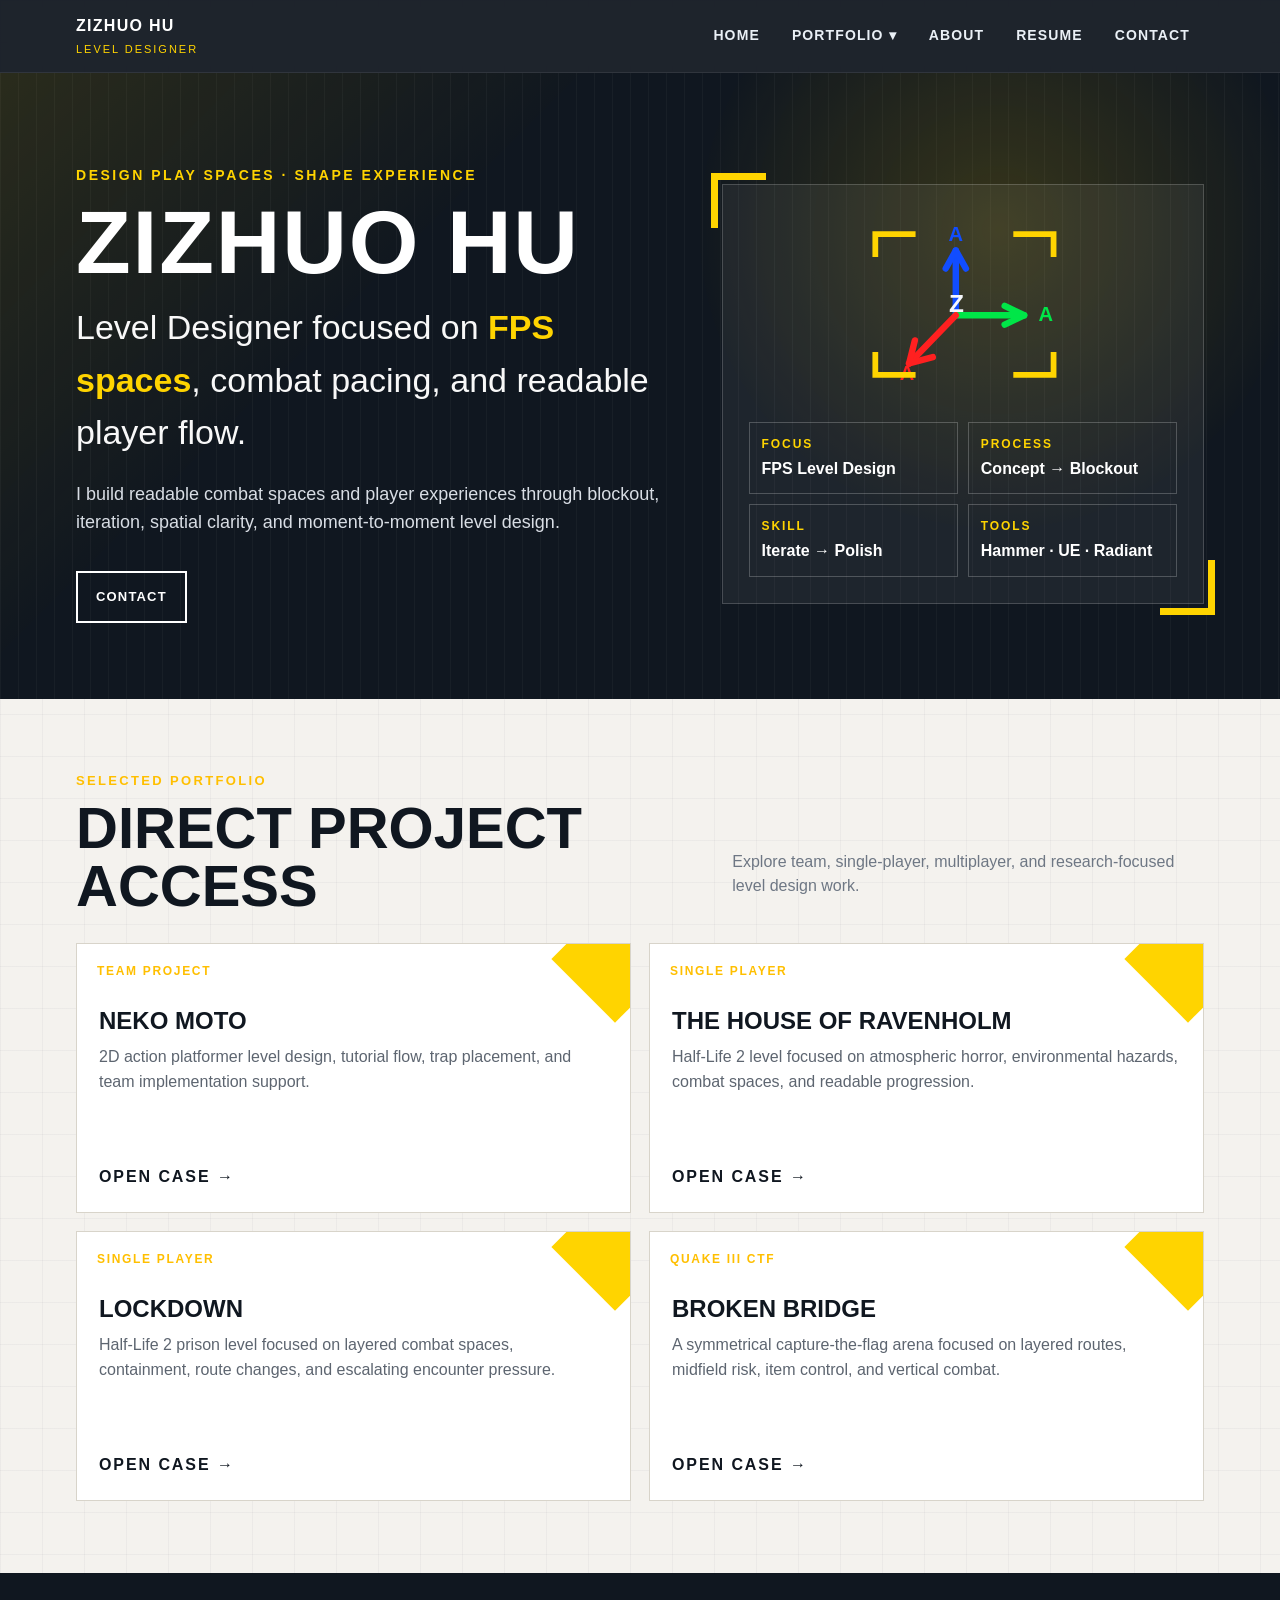
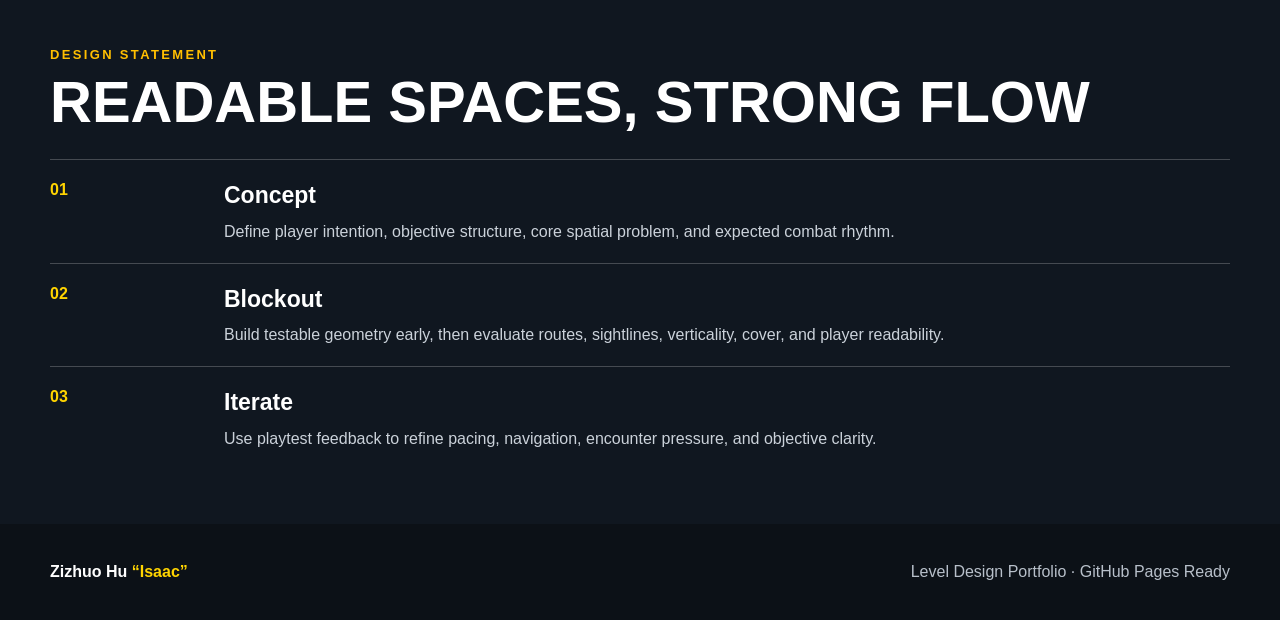
<file: index.html>
<!doctype html>
<html lang="en">
<head>
  <meta charset="utf-8">
  <meta name="viewport" content="width=device-width, initial-scale=1">
  <title>Zizhuo Hu | Level Designer Portfolio</title>
  <link rel="stylesheet" href="style.css">
</head>
<body>
<header class="topbar">
  <nav class="nav">
    <a class="brand" href="index.html"><span>Zizhuo Hu<small>Level Designer</small></span></a>
    <button class="mobile-toggle" aria-label="Toggle navigation">MENU</button>
    <div class="nav-links">
      <a href="index.html">Home</a>
      <div class="dropdown">
        <button class="drop-trigger">Portfolio ▾</button>
        <div class="drop-menu">
          <a href="projects/team-project.html">Neko Moto</a>
          <a href="projects/single-player.html">The House of Ravenholm</a>
          <a href="projects/lockdown.html">Lockdown</a>
          <a href="projects/multiplayer.html">Broken Bridge</a>
        </div>
      </div>
      <a href="about.html">About</a>
      <a href="resume.html">Resume</a>
      <a href="contact.html">Contact</a>
    </div>
  </nav>
</header>
<main>
  <section class="hero">
    <div class="hero-inner">
      <div>
        <div class="kicker">Design Play Spaces · Shape Experience</div>
        <h1>Zizhuo Hu</h1>
        <p class="subtitle">Level Designer focused on <strong>FPS spaces</strong>, combat pacing, and readable player flow.</p>
        <p class="lede">I build readable combat spaces and player experiences through blockout, iteration, spatial clarity, and moment-to-moment level design.</p>
        <div class="hero-actions">
          <a class="btn ghost" href="contact.html">Contact</a>
        </div>
      </div>
      <div class="hero-card">
        <img class="axis" src="assets/axis-mark.svg" alt="Level design axis mark">
        <div class="tag-grid">
          <div class="tag"><span>Focus</span>FPS Level Design</div>
          <div class="tag"><span>Process</span>Concept → Blockout</div>
          <div class="tag"><span>Skill</span>Iterate → Polish</div>
          <div class="tag"><span>Tools</span>Hammer · UE · Radiant</div>
        </div>
      </div>
    </div>
  </section>

  <section class="section">
    <div class="section-head">
      <div><div class="section-label">Selected Portfolio</div><h2>Direct Project Access</h2></div>
      <p class="section-intro">Explore team, single-player, multiplayer, and research-focused level design work.</p>
    </div>
    <div class="work-grid">
      <article class="work-card"><div class="project-type">Team Project</div><h3>Neko Moto</h3><p>2D action platformer level design, tutorial flow, trap placement, and team implementation support.</p><a href="projects/team-project.html">Open Case →</a></article>
      <article class="work-card"><div class="project-type">Single Player</div><h3>The House of Ravenholm</h3><p>Half-Life 2 level focused on atmospheric horror, environmental hazards, combat spaces, and readable progression.</p><a href="projects/single-player.html">Open Case →</a></article>
      <article class="work-card"><div class="project-type">Single Player</div><h3>Lockdown</h3><p>Half-Life 2 prison level focused on layered combat spaces, containment, route changes, and escalating encounter pressure.</p><a href="projects/lockdown.html">Open Case →</a></article>
      <article class="work-card"><div class="project-type">Quake III CTF</div><h3>Broken Bridge</h3><p>A symmetrical capture-the-flag arena focused on layered routes, midfield risk, item control, and vertical combat.</p><a href="projects/multiplayer.html">Open Case →</a></article>
    </div>
  </section>

  <section class="section dark"><div class="section-inner">
    <div class="section-head"><div><div class="section-label">Design Statement</div><h2>Readable Spaces, Strong Flow</h2></div></div>
    <div class="timeline">
      <div class="time-row"><div class="date">01</div><div><h3>Concept</h3><p>Define player intention, objective structure, core spatial problem, and expected combat rhythm.</p></div></div>
      <div class="time-row"><div class="date">02</div><div><h3>Blockout</h3><p>Build testable geometry early, then evaluate routes, sightlines, verticality, cover, and player readability.</p></div></div>
      <div class="time-row"><div class="date">03</div><div><h3>Iterate</h3><p>Use playtest feedback to refine pacing, navigation, encounter pressure, and objective clarity.</p></div></div>
    </div>
  </div></section>
</main>
<footer class="footer"><div class="footer-inner"><strong>Zizhuo Hu <span>“Isaac”</span></strong><div>Level Design Portfolio · GitHub Pages Ready</div></div></footer>
<script src="script.js"></script>
</body></html>
</file>
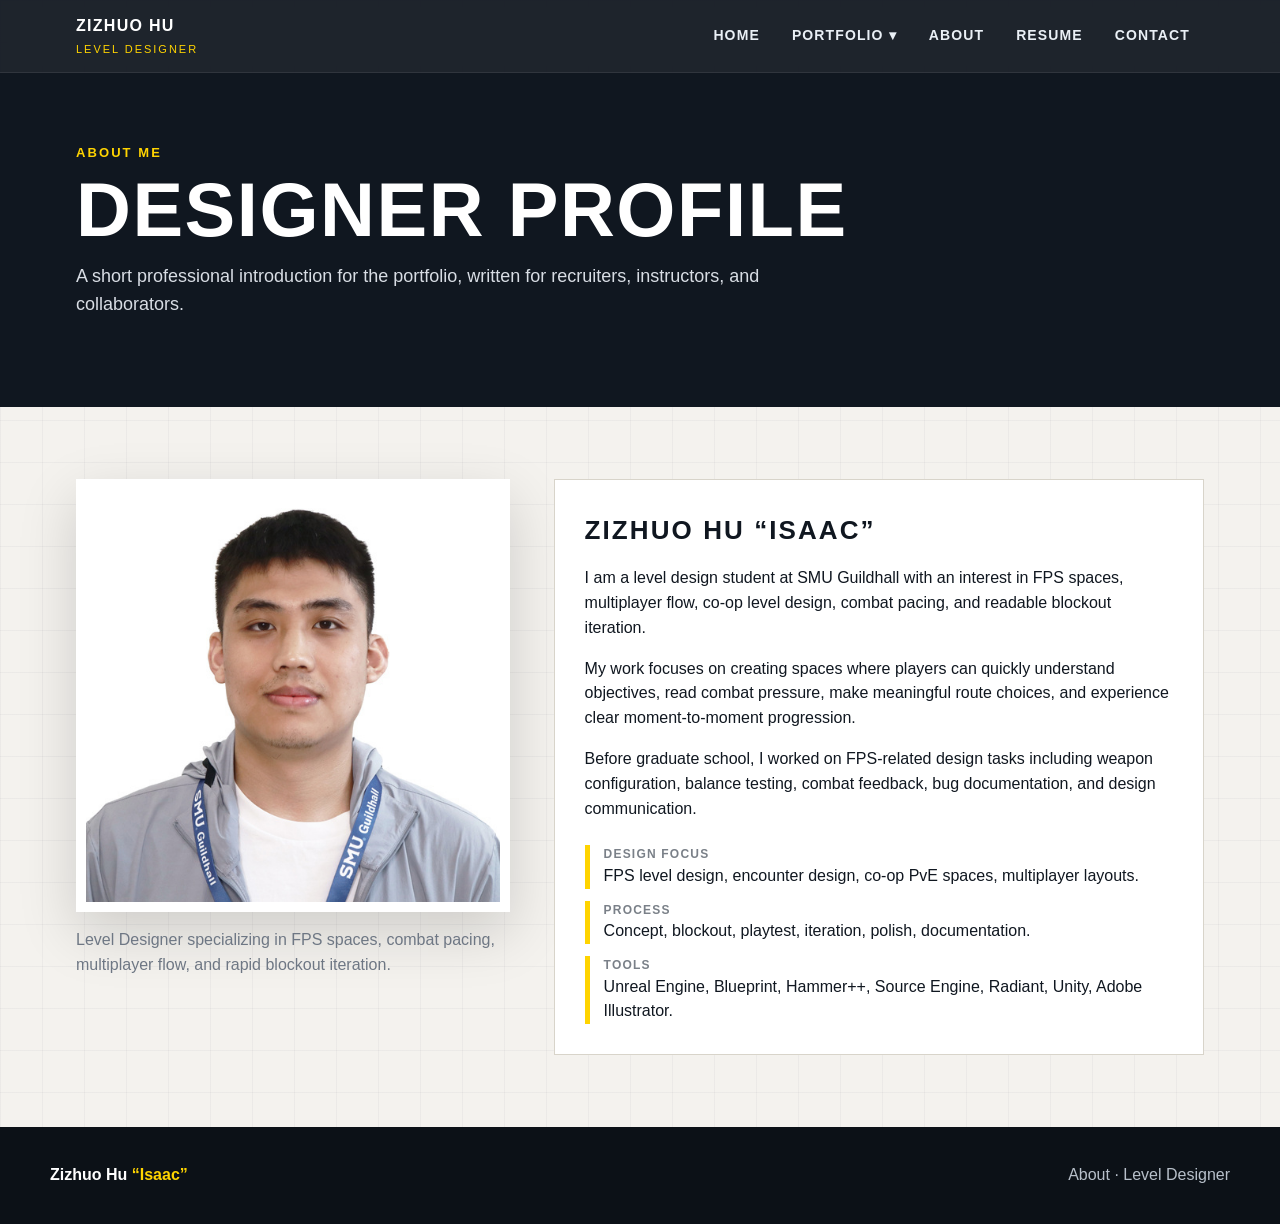
<file: about.html>
<!doctype html><html lang="en"><head><meta charset="utf-8"><meta name="viewport" content="width=device-width, initial-scale=1"><title>About | Zizhuo Hu</title><link rel="stylesheet" href="style.css"></head><body>
<header class="topbar">
  <nav class="nav">
    <a class="brand" href="index.html"><span>Zizhuo Hu<small>Level Designer</small></span></a>
    <button class="mobile-toggle" aria-label="Toggle navigation">MENU</button>
    <div class="nav-links">
      <a href="index.html">Home</a>
      <div class="dropdown">
        <button class="drop-trigger">Portfolio ▾</button>
        <div class="drop-menu">
          <a href="projects/team-project.html">Neko Moto</a>
          <a href="projects/single-player.html">The House of Ravenholm</a>
          <a href="projects/lockdown.html">Lockdown</a>
          <a href="projects/multiplayer.html">Broken Bridge</a>
        </div>
      </div>
      <a href="about.html">About</a>
      <a href="resume.html">Resume</a>
      <a href="contact.html">Contact</a>
    </div>
  </nav>
</header>
<main>
<section class="page-hero"><div class="page-hero-inner"><div class="crumb">About Me</div><h1>Designer Profile</h1><p class="lede">A short professional introduction for the portfolio, written for recruiters, instructors, and collaborators.</p></div></section>
<section class="section">
  <div class="split">
    <div><img class="profile-img" src="assets/resume/zizhuo-hu-profile.jpg" alt="Portrait of Zizhuo Hu"><p class="section-intro">Level Designer specializing in FPS spaces, combat pacing, multiplayer flow, and rapid blockout iteration.</p></div>
    <div class="info-panel">
      <h3>Zizhuo Hu “Isaac”</h3>
      <p>I am a level design student at SMU Guildhall with an interest in FPS spaces, multiplayer flow, co-op level design, combat pacing, and readable blockout iteration.</p>
      <p>My work focuses on creating spaces where players can quickly understand objectives, read combat pressure, make meaningful route choices, and experience clear moment-to-moment progression.</p>
      <p>Before graduate school, I worked on FPS-related design tasks including weapon configuration, balance testing, combat feedback, bug documentation, and design communication.</p>
      <div class="info-list">
        <div><strong>Design Focus</strong>FPS level design, encounter design, co-op PvE spaces, multiplayer layouts.</div>
        <div><strong>Process</strong>Concept, blockout, playtest, iteration, polish, documentation.</div>
        <div><strong>Tools</strong>Unreal Engine, Blueprint, Hammer++, Source Engine, Radiant, Unity, Adobe Illustrator.</div>
      </div>
    </div>
  </div>
</section>
</main><footer class="footer"><div class="footer-inner"><strong>Zizhuo Hu <span>“Isaac”</span></strong><div>About · Level Designer</div></div></footer><script src="script.js"></script></body></html>
</file>
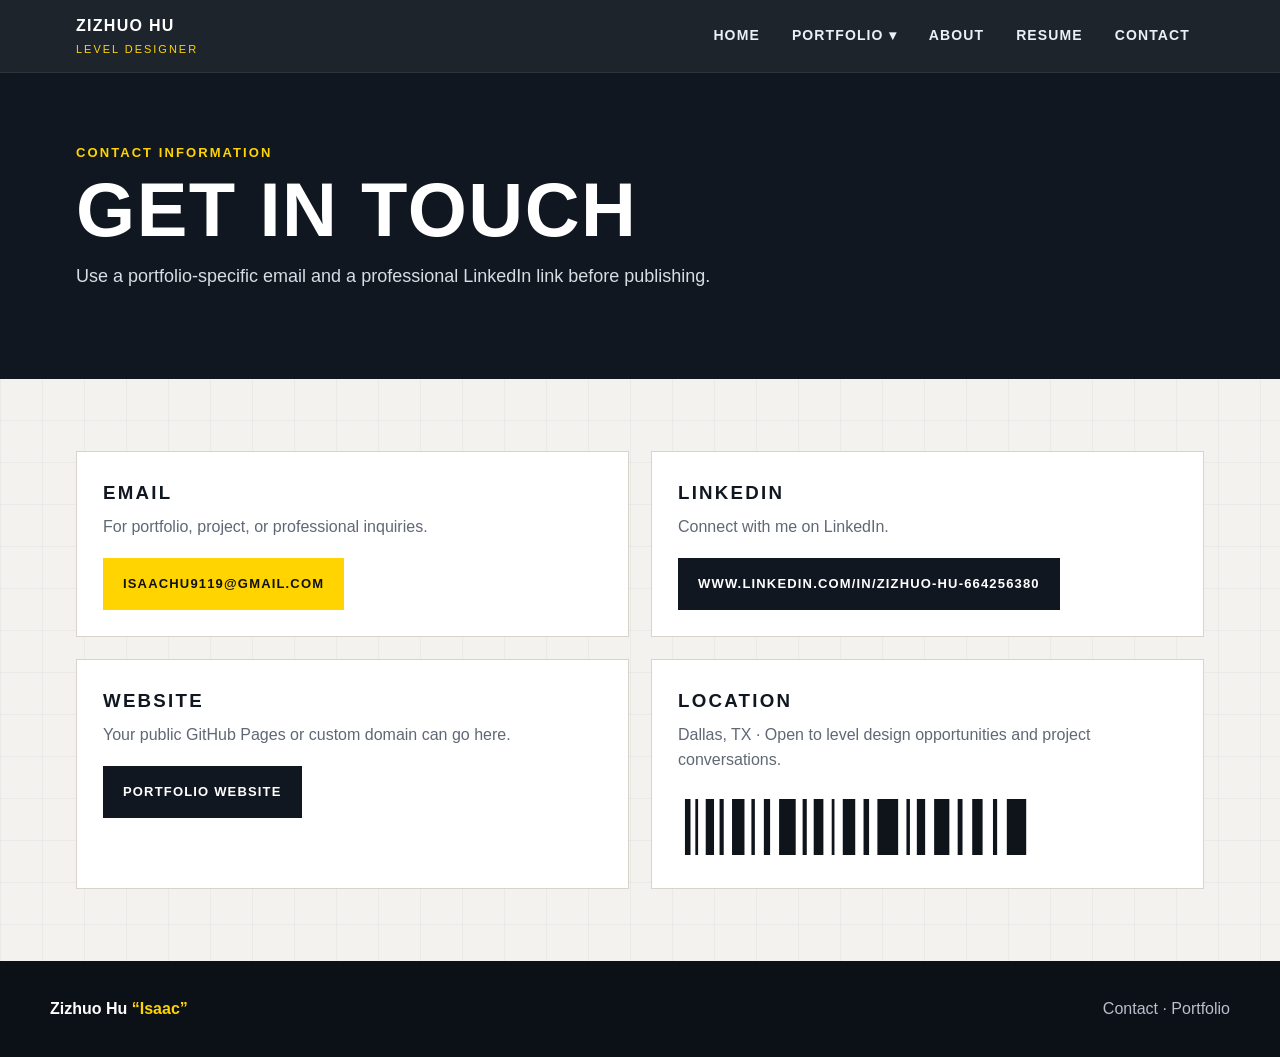
<file: contact.html>
<!doctype html><html lang="en"><head><meta charset="utf-8"><meta name="viewport" content="width=device-width, initial-scale=1"><title>Contact | Zizhuo Hu</title><link rel="stylesheet" href="style.css"></head><body>
<header class="topbar">
  <nav class="nav">
    <a class="brand" href="index.html"><span>Zizhuo Hu<small>Level Designer</small></span></a>
    <button class="mobile-toggle" aria-label="Toggle navigation">MENU</button>
    <div class="nav-links">
      <a href="index.html">Home</a>
      <div class="dropdown">
        <button class="drop-trigger">Portfolio ▾</button>
        <div class="drop-menu">
          <a href="projects/team-project.html">Neko Moto</a>
          <a href="projects/single-player.html">The House of Ravenholm</a>
          <a href="projects/lockdown.html">Lockdown</a>
          <a href="projects/multiplayer.html">Broken Bridge</a>
        </div>
      </div>
      <a href="about.html">About</a>
      <a href="resume.html">Resume</a>
      <a href="contact.html">Contact</a>
    </div>
  </nav>
</header>
<main>
<section class="page-hero"><div class="page-hero-inner"><div class="crumb">Contact Information</div><h1>Get In Touch</h1><p class="lede">Use a portfolio-specific email and a professional LinkedIn link before publishing.</p></div></section>
<section class="section">
    <div class="contact-grid">
        <div class="contact-card">
            <h3>Email</h3>
            <p>For portfolio, project, or professional inquiries.</p>
            <a class="btn yellow" href="mailto:isaachu9119@gmail.com">isaachu9119@gmail.com</a>
        </div>

        <div class="contact-card">
            <h3>LinkedIn</h3>
            <p>Connect with me on LinkedIn.</p>
            <a class="btn" href="https://www.linkedin.com/in/zizhuo-hu-664256380" target="_blank">www.linkedin.com/in/zizhuo-hu-664256380</a>
        </div>
        <div class="contact-card"><h3>Website</h3><p>Your public GitHub Pages or custom domain can go here.</p><a class="btn" href="#">Portfolio Website</a></div>
        <div class="contact-card"><h3>Location</h3><p>Dallas, TX · Open to level design opportunities and project conversations.</p><img class="barcode" src="assets/barcode.svg" alt="Decorative barcode"></div>
    </div>
</section>
</main><footer class="footer"><div class="footer-inner"><strong>Zizhuo Hu <span>“Isaac”</span></strong><div>Contact · Portfolio</div></div></footer><script src="script.js"></script></body></html>
</file>
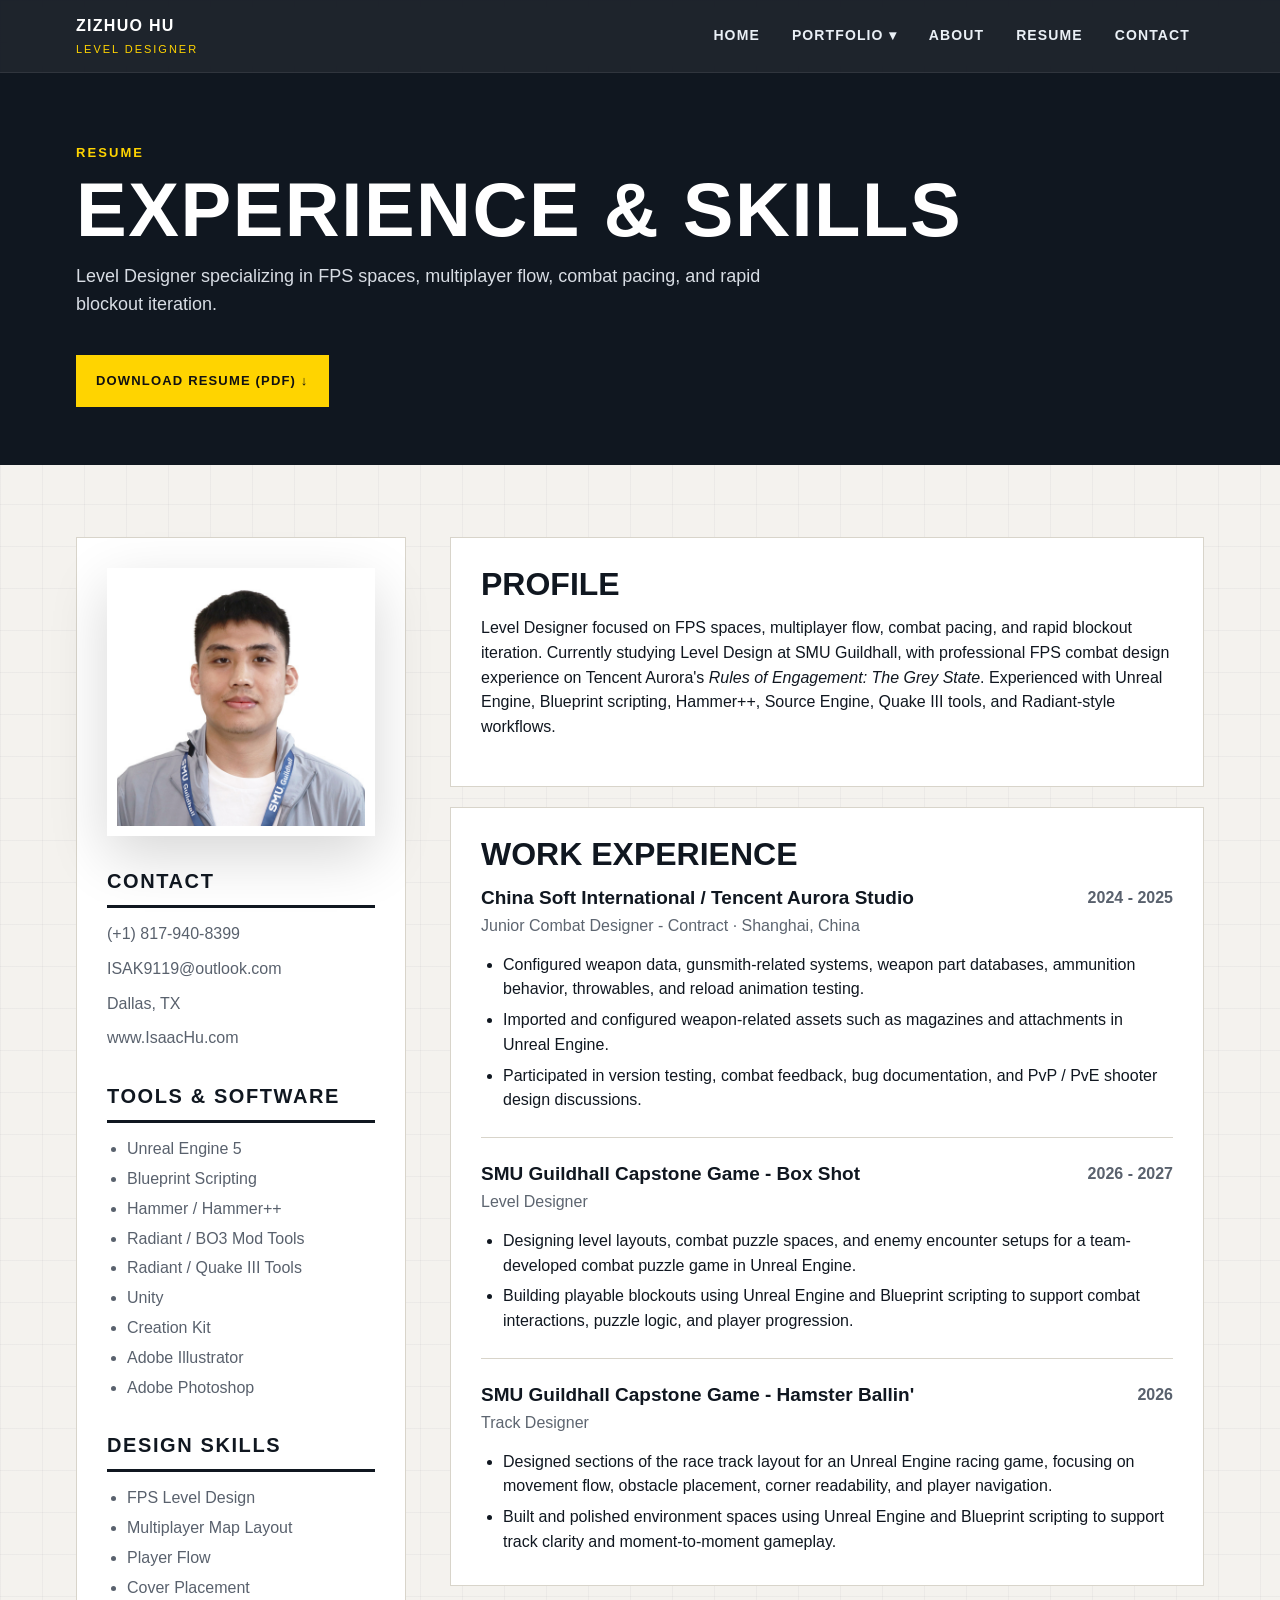
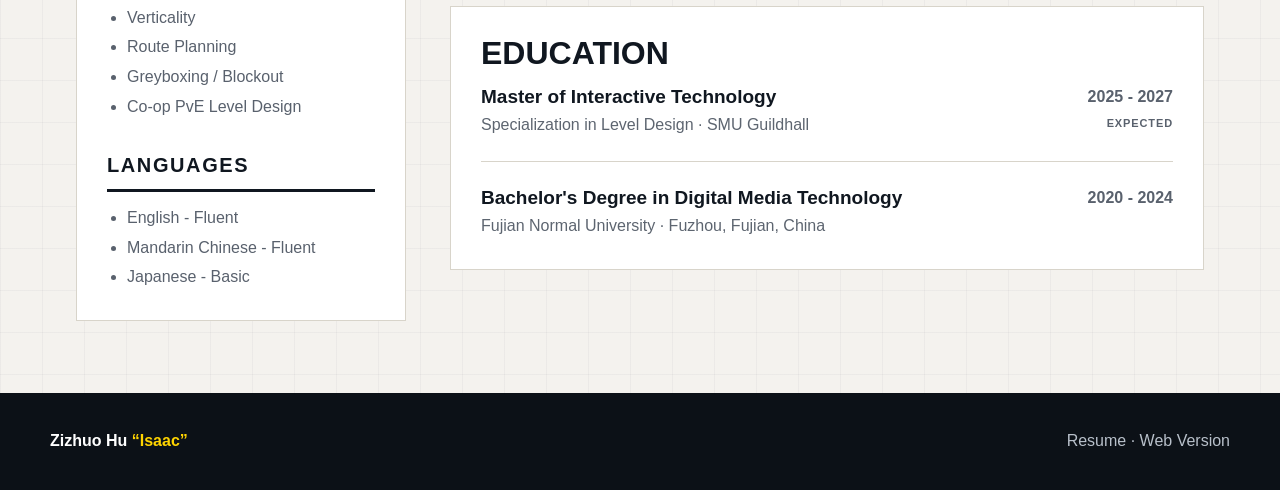
<file: resume.html>
<!doctype html>
<html lang="en">
<head>
  <meta charset="utf-8">
  <meta name="viewport" content="width=device-width, initial-scale=1">
  <meta name="description" content="Resume of Zizhuo Hu, a level designer focused on FPS spaces, combat pacing, and multiplayer flow.">
  <title>Resume | Zizhuo Hu</title>
  <link rel="stylesheet" href="style.css">
</head>
<body>
<header class="topbar">
  <nav class="nav">
    <a class="brand" href="index.html"><span>Zizhuo Hu<small>Level Designer</small></span></a>
    <button class="mobile-toggle" aria-label="Toggle navigation">MENU</button>
    <div class="nav-links">
      <a href="index.html">Home</a>
      <div class="dropdown">
        <button class="drop-trigger">Portfolio ▾</button>
        <div class="drop-menu">
          <a href="projects/team-project.html">Neko Moto</a>
          <a href="projects/single-player.html">The House of Ravenholm</a>
          <a href="projects/lockdown.html">Lockdown</a>
          <a href="projects/multiplayer.html">Broken Bridge</a>
        </div>
      </div>
      <a href="about.html">About</a>
      <a href="resume.html">Resume</a>
      <a href="contact.html">Contact</a>
    </div>
  </nav>
</header>

<main>
  <section class="page-hero resume-hero">
    <div class="page-hero-inner">
      <div class="crumb">Resume</div>
      <h1>Experience &amp; Skills</h1>
      <p class="lede">Level Designer specializing in FPS spaces, multiplayer flow, combat pacing, and rapid blockout iteration.</p>
      <a class="btn yellow resume-download-btn" href="assets/resume/Zizhuo-Hu-Resume.pdf" download="Zizhuo-Hu-Resume.pdf">Download Resume (PDF) ↓</a>
    </div>
  </section>

  <section class="section">
    <div class="split resume-layout">
      <aside class="info-panel resume-sidebar">
        <img class="profile-img resume-photo" src="assets/resume/zizhuo-hu-profile.jpg" alt="Portrait of Zizhuo Hu">

        <h3>Contact</h3>
        <div class="resume-contact">
          <a href="tel:+18179408399">(+1) 817-940-8399</a>
          <a href="mailto:ISAK9119@outlook.com">ISAK9119@outlook.com</a>
          <span>Dallas, TX</span>
          <a href="https://www.isaachu.com">www.IsaacHu.com</a>
        </div>

        <h3>Tools &amp; Software</h3>
        <ul class="compact-list">
          <li>Unreal Engine 5</li>
          <li>Blueprint Scripting</li>
          <li>Hammer / Hammer++</li>
          <li>Radiant / BO3 Mod Tools</li>
          <li>Radiant / Quake III Tools</li>
          <li>Unity</li>
          <li>Creation Kit</li>
          <li>Adobe Illustrator</li>
          <li>Adobe Photoshop</li>
        </ul>

        <h3>Design Skills</h3>
        <ul class="compact-list">
          <li>FPS Level Design</li>
          <li>Multiplayer Map Layout</li>
          <li>Player Flow</li>
          <li>Cover Placement</li>
          <li>Verticality</li>
          <li>Route Planning</li>
          <li>Greyboxing / Blockout</li>
          <li>Co-op PvE Level Design</li>
        </ul>

        <h3>Languages</h3>
        <ul class="compact-list">
          <li>English - Fluent</li>
          <li>Mandarin Chinese - Fluent</li>
          <li>Japanese - Basic</li>
        </ul>
      </aside>

      <div>
        <div class="content-card">
          <h2>Profile</h2>
          <p>Level Designer focused on FPS spaces, multiplayer flow, combat pacing, and rapid blockout iteration. Currently studying Level Design at SMU Guildhall, with professional FPS combat design experience on Tencent Aurora's <em>Rules of Engagement: The Grey State</em>. Experienced with Unreal Engine, Blueprint scripting, Hammer++, Source Engine, Quake III tools, and Radiant-style workflows.</p>
        </div>

        <div class="content-card">
          <h2>Work Experience</h2>

          <article class="resume-entry">
            <div class="resume-entry-head">
              <div><h3>China Soft International / Tencent Aurora Studio</h3><p>Junior Combat Designer - Contract · Shanghai, China</p></div>
              <strong>2024 - 2025</strong>
            </div>
            <ul>
              <li>Configured weapon data, gunsmith-related systems, weapon part databases, ammunition behavior, throwables, and reload animation testing.</li>
              <li>Imported and configured weapon-related assets such as magazines and attachments in Unreal Engine.</li>
              <li>Participated in version testing, combat feedback, bug documentation, and PvP / PvE shooter design discussions.</li>
            </ul>
          </article>

          <article class="resume-entry">
            <div class="resume-entry-head">
              <div><h3>SMU Guildhall Capstone Game - Box Shot</h3><p>Level Designer</p></div>
              <strong>2026 - 2027</strong>
            </div>
            <ul>
              <li>Designing level layouts, combat puzzle spaces, and enemy encounter setups for a team-developed combat puzzle game in Unreal Engine.</li>
              <li>Building playable blockouts using Unreal Engine and Blueprint scripting to support combat interactions, puzzle logic, and player progression.</li>
            </ul>
          </article>

          <article class="resume-entry">
            <div class="resume-entry-head">
              <div><h3>SMU Guildhall Capstone Game - Hamster Ballin'</h3><p>Track Designer</p></div>
              <strong>2026</strong>
            </div>
            <ul>
              <li>Designed sections of the race track layout for an Unreal Engine racing game, focusing on movement flow, obstacle placement, corner readability, and player navigation.</li>
              <li>Built and polished environment spaces using Unreal Engine and Blueprint scripting to support track clarity and moment-to-moment gameplay.</li>
            </ul>
          </article>
        </div>

        <div class="content-card">
          <h2>Education</h2>
          <article class="resume-entry education-entry">
            <div class="resume-entry-head">
              <div><h3>Master of Interactive Technology</h3><p>Specialization in Level Design · SMU Guildhall</p></div>
              <strong>2025 - 2027<br><small>Expected</small></strong>
            </div>
          </article>
          <article class="resume-entry education-entry">
            <div class="resume-entry-head">
              <div><h3>Bachelor's Degree in Digital Media Technology</h3><p>Fujian Normal University · Fuzhou, Fujian, China</p></div>
              <strong>2020 - 2024</strong>
            </div>
          </article>
        </div>
      </div>
    </div>
  </section>
</main>

<footer class="footer"><div class="footer-inner"><strong>Zizhuo Hu <span>“Isaac”</span></strong><div>Resume · Web Version</div></div></footer>
<script src="script.js"></script>
</body>
</html>
</file>
<file: style.css>
:root{
  --ink:#101720;
  --ink-2:#202b39;
  --paper:#f4f2ee;
  --paper-2:#ffffff;
  --muted:#6e7784;
  --line:#d8d4ca;
  --yellow:#ffd400;
  --yellow-2:#ffbf00;
  --blue:#2f5cff;
  --red:#ff3030;
  --green:#00d24a;
  --max:1180px;
}
*{box-sizing:border-box}
html{scroll-behavior:smooth}
body{
  margin:0;
  color:var(--ink);
  background:
    linear-gradient(90deg,rgba(16,23,32,.035) 1px,transparent 1px) 0 0/42px 42px,
    linear-gradient(rgba(16,23,32,.035) 1px,transparent 1px) 0 0/42px 42px,
    var(--paper);
  font-family:Inter,Arial,Helvetica,sans-serif;
  line-height:1.55;
}
a{color:inherit;text-decoration:none}
img{max-width:100%;display:block}
.topbar{
  position:sticky;top:0;z-index:50;
  border-bottom:1px solid rgba(255,255,255,.08);
  background:rgba(16,23,32,.94);
  backdrop-filter:blur(12px);
  color:#fff;
}
.nav{
  max-width:var(--max);margin:auto;
  min-height:72px;padding:0 26px;
  display:flex;align-items:center;justify-content:space-between;gap:28px;
}
.brand{display:flex;align-items:center;font-weight:800;letter-spacing:.08em;text-transform:uppercase}
.brand small{display:block;color:var(--yellow);font-weight:500;letter-spacing:.18em;font-size:11px;margin-top:2px}
.nav-links{display:flex;align-items:center;gap:4px}
.nav-links>a,.drop-trigger{
  color:#eaf0f6;border:0;background:transparent;font:inherit;font-weight:700;font-size:14px;letter-spacing:.08em;text-transform:uppercase;
  padding:24px 14px;cursor:pointer;
}
.nav-links>a:hover,.dropdown:hover .drop-trigger,.drop-trigger:focus{color:var(--yellow)}
.dropdown{position:relative}
.drop-menu{
  display:none;position:absolute;right:0;top:67px;min-width:260px;
  background:#fff;color:var(--ink);border:1px solid #ddd7c8;
  box-shadow:0 24px 60px rgba(0,0,0,.22);padding:8px;
}
.dropdown:hover .drop-menu,.dropdown.open .drop-menu{display:block}
.drop-menu a{display:grid;grid-template-columns:18px 1fr;gap:12px;align-items:center;padding:12px 14px;border-radius:2px;font-weight:800;font-size:14px;letter-spacing:.02em}
.drop-menu a:before{content:"";width:10px;height:10px;background:var(--yellow);clip-path:polygon(0 0,100% 50%,0 100%)}
.drop-menu a:hover{background:#f3f0e8}
.mobile-toggle{display:none;background:transparent;border:1px solid rgba(255,255,255,.28);color:#fff;padding:10px 12px;font-weight:800;letter-spacing:.1em}
.hero{background:var(--ink);color:#fff;position:relative;overflow:hidden}
.hero:before{content:"";position:absolute;inset:0;background:linear-gradient(135deg,rgba(255,212,0,.12),transparent 32%),radial-gradient(circle at 78% 25%,rgba(255,212,0,.18),transparent 28%),linear-gradient(90deg,rgba(255,255,255,.04) 1px,transparent 1px) 0 0/18px 18px;opacity:.9}
.hero-inner{position:relative;max-width:var(--max);margin:auto;padding:92px 26px 76px;display:grid;grid-template-columns:1.1fr .9fr;gap:56px;align-items:center}
.kicker{color:var(--yellow);font-weight:900;letter-spacing:.18em;text-transform:uppercase;font-size:14px;margin-bottom:14px}
h1{font-size:clamp(48px,7vw,92px);line-height:.92;margin:0 0 18px;letter-spacing:.02em;text-transform:uppercase}
.subtitle{font-size:clamp(22px,3vw,34px);color:#f8f8f8;margin:0 0 22px;font-weight:300}.subtitle strong{color:var(--yellow);font-weight:800}
.lede{font-size:18px;color:#d8dde4;max-width:720px;margin:0 0 34px}.hero-actions{display:flex;flex-wrap:wrap;gap:14px}.btn{display:inline-flex;align-items:center;gap:10px;padding:14px 18px;border:2px solid var(--ink);background:var(--ink);color:#fff;font-weight:900;text-transform:uppercase;letter-spacing:.09em;font-size:13px}.btn.yellow{background:var(--yellow);border-color:var(--yellow);color:#111}.btn.ghost{background:transparent;border-color:#fff;color:#fff}.btn:hover{transform:translateY(-1px)}
.hero-card{border:1px solid rgba(255,255,255,.18);background:rgba(255,255,255,.06);padding:26px;position:relative}.hero-card:before,.hero-card:after{content:"";position:absolute;width:48px;height:48px;border:7px solid var(--yellow)}.hero-card:before{left:-12px;top:-12px;border-right:0;border-bottom:0}.hero-card:after{right:-12px;bottom:-12px;border-left:0;border-top:0}.axis{width:230px;margin:0 auto 10px}.tag-grid{display:grid;grid-template-columns:repeat(2,1fr);gap:10px;margin-top:24px}.tag{border:1px solid rgba(255,255,255,.22);padding:12px;color:#fff;font-weight:800}.tag span{display:block;color:var(--yellow);font-size:12px;letter-spacing:.16em;text-transform:uppercase;margin-bottom:3px}
.section{max-width:var(--max);margin:auto;padding:72px 26px}.section.dark{max-width:none;background:var(--ink);color:#fff}.section.dark>.section-inner{max-width:var(--max);margin:auto}.section-head{display:flex;align-items:end;justify-content:space-between;gap:30px;margin-bottom:28px}.section-label{color:var(--yellow-2);font-weight:900;letter-spacing:.18em;text-transform:uppercase;font-size:13px}.section h2{font-size:clamp(34px,5vw,58px);line-height:1;margin:8px 0 0;text-transform:uppercase}.section-intro{max-width:620px;color:var(--muted)}.dark .section-intro{color:#cbd2da}
.work-grid{display:grid;grid-template-columns:repeat(4,1fr);gap:18px}.work-card{background:#fff;border:1px solid var(--line);padding:22px;min-height:270px;display:flex;flex-direction:column;position:relative;overflow:hidden}.work-card:before{content:"";position:absolute;right:-30px;top:-30px;width:90px;height:90px;background:var(--yellow);transform:rotate(45deg)}.work-card h3{font-size:24px;line-height:1.05;margin:42px 0 12px;text-transform:uppercase}.work-card p{color:#5d6570;margin:0 0 22px}.work-card a{margin-top:auto;font-weight:900;text-transform:uppercase;letter-spacing:.12em;color:var(--ink)}.project-type{position:absolute;top:18px;left:20px;font-size:12px;font-weight:900;letter-spacing:.14em;color:var(--yellow-2);text-transform:uppercase}.split{display:grid;grid-template-columns:.8fr 1.2fr;gap:44px;align-items:start}.profile-img{border-radius:0;border:10px solid #fff;box-shadow:0 20px 55px rgba(0,0,0,.16);background:#fff}.info-panel{background:#fff;border:1px solid var(--line);padding:30px}.info-panel h3{font-size:26px;text-transform:uppercase;letter-spacing:.08em;margin:0 0 12px}.info-list{display:grid;gap:12px;margin-top:24px}.info-list div{border-left:5px solid var(--yellow);padding-left:14px}.info-list strong{display:block;text-transform:uppercase;letter-spacing:.1em;font-size:12px;color:#7a8088}
.timeline{display:grid;gap:18px}.time-row{display:grid;grid-template-columns:150px 1fr;gap:24px;border-top:1px solid rgba(255,255,255,.22);padding-top:18px}.time-row .date{color:var(--yellow);font-weight:900}.time-row h3{margin:0 0 6px;font-size:23px}.time-row p{margin:0;color:#cbd2da}.contact-grid{display:grid;grid-template-columns:1fr 1fr;gap:22px}.contact-card{background:#fff;border:1px solid var(--line);padding:26px}.contact-card h3{margin:0 0 8px;text-transform:uppercase;letter-spacing:.12em}.contact-card p{color:#606875;margin:0 0 18px}.barcode{max-width:360px;margin-top:20px}.page-hero{background:var(--ink);color:#fff}.page-hero-inner{max-width:var(--max);margin:auto;padding:70px 26px 54px}.page-hero h1{font-size:clamp(44px,6vw,76px)}.crumb{color:var(--yellow);font-size:13px;letter-spacing:.16em;text-transform:uppercase;font-weight:900;margin-bottom:12px}.project-layout{display:grid;grid-template-columns:290px 1fr;gap:34px}.side-card{position:sticky;top:100px;background:#fff;border:1px solid var(--line);padding:22px;height:max-content}.side-card h3{margin-top:0;text-transform:uppercase}.side-card ul{padding-left:20px;margin:0;color:#5f6770}.content-card{background:#fff;border:1px solid var(--line);padding:30px;margin-bottom:20px}.content-card h2{font-size:32px;margin:0 0 16px}.pill-row{display:flex;flex-wrap:wrap;gap:10px}.pill{background:var(--ink);color:#fff;padding:8px 11px;font-weight:800;font-size:12px;letter-spacing:.08em;text-transform:uppercase}.placeholder-shot{min-height:280px;background:linear-gradient(135deg,#111820,#2a3442);border:1px solid #2f3b4b;display:grid;place-items:center;color:#fff;position:relative;overflow:hidden}.placeholder-shot:before{content:"";position:absolute;inset:0;background:linear-gradient(90deg,rgba(255,212,0,.18) 1px,transparent 1px) 0 0/34px 34px,linear-gradient(rgba(255,212,0,.12) 1px,transparent 1px) 0 0/34px 34px}.placeholder-shot span{position:relative;background:rgba(16,23,32,.72);padding:14px 18px;border:1px solid rgba(255,212,0,.5);font-weight:900;letter-spacing:.12em;text-transform:uppercase}.footer{background:#0c1117;color:#b8c0ca;padding:36px 26px}.footer-inner{max-width:var(--max);margin:auto;display:flex;justify-content:space-between;gap:20px;align-items:center}.footer strong{color:#fff}.footer span{color:var(--yellow)}
.neko-hero{background:linear-gradient(110deg,rgba(16,23,32,.97),rgba(16,23,32,.78)),url("assets/neko-moto/neko-moto-key-art.png") center 42%/cover}.media-card{padding:0;overflow:hidden}.media-heading{display:flex;justify-content:space-between;align-items:end;gap:24px;padding:28px 30px 22px}.media-heading h2{margin:6px 0 0}.media-heading>span{color:var(--muted);font-size:13px;font-weight:800;letter-spacing:.08em;text-transform:uppercase}.video-frame{background:#080b10;aspect-ratio:16/9}.video-frame video,.video-frame iframe{display:block;width:100%;height:100%;border:0;object-fit:contain}.project-gallery{display:grid;grid-template-columns:repeat(4,minmax(0,1fr));gap:4px;padding:4px;background:var(--ink)}.gallery-item{position:relative;aspect-ratio:1;border:0;padding:0;background:#111820;color:#fff;cursor:zoom-in;overflow:hidden;text-align:left}.gallery-item img{width:100%;height:100%;object-fit:cover;transition:transform .35s ease,filter .35s ease}.gallery-item-poster img{object-position:center 20%}.gallery-item span{position:absolute;left:0;right:0;bottom:0;padding:28px 10px 9px;background:linear-gradient(transparent,rgba(8,12,18,.92));font-size:10px;font-weight:900;letter-spacing:.08em;text-transform:uppercase;transform:translateY(3px);transition:transform .25s ease}.gallery-item:hover img,.gallery-item:focus-visible img{transform:scale(1.035);filter:saturate(1.08)}.gallery-item:hover span,.gallery-item:focus-visible span{transform:none}.gallery-item:focus-visible{outline:4px solid var(--yellow);outline-offset:-4px;z-index:1}.lightbox{position:fixed;inset:0;z-index:1000;display:none;place-items:center;background:rgba(5,8,12,.94);padding:64px 24px 28px}.lightbox.open{display:grid}.lightbox img{max-width:min(1200px,92vw);max-height:82vh;object-fit:contain;box-shadow:0 24px 90px rgba(0,0,0,.55)}.lightbox p{color:#fff;margin:14px 0 0;font-weight:800;letter-spacing:.08em;text-transform:uppercase}.lightbox-close{position:absolute;top:18px;right:24px;width:44px;height:44px;border:1px solid rgba(255,255,255,.5);background:#fff;color:var(--ink);font-size:30px;line-height:1;cursor:pointer}.lightbox-close:hover,.lightbox-close:focus-visible{background:var(--yellow)}body.lightbox-active{overflow:hidden}
.project-content{display:flex;flex-direction:column}.project-content>.process-card{order:5}.process-card{padding:0;overflow:hidden}.process-intro{padding:30px}.process-intro h2{margin:8px 0 18px}.process-intro p{margin:0;color:#59616d;max-width:760px}.process-stage{padding:30px;border-top:1px solid var(--line)}.process-stage-head{display:grid;grid-template-columns:64px 1fr;gap:18px;align-items:start;margin-bottom:22px}.process-number{display:grid;place-items:center;width:52px;height:52px;background:var(--yellow);color:var(--ink);font-weight:900;font-size:18px;letter-spacing:.08em}.process-stage h3{margin:0 0 8px;font-size:25px;text-transform:uppercase;letter-spacing:.04em}.process-stage-head p{margin:0;color:#59616d}.process-doc-grid{display:grid;grid-template-columns:repeat(2,minmax(0,1fr));gap:14px}.process-shot{display:block;width:100%;padding:0;border:1px solid var(--line);background:#0f151d;color:#fff;cursor:zoom-in;text-align:left;overflow:hidden}.process-shot img{display:block;width:100%;height:auto;transition:transform .35s ease,filter .35s ease}.process-shot span{display:block;padding:13px 16px;color:#fff;font-size:12px;font-weight:900;letter-spacing:.1em;text-transform:uppercase}.process-document{background:#fff;color:var(--ink)}.process-document img{aspect-ratio:1/1;object-fit:contain;background:#fff}.process-document span{background:var(--ink)}.process-shot:hover img,.process-shot:focus-visible img{transform:scale(1.012);filter:saturate(1.06)}.process-shot:focus-visible{outline:4px solid var(--yellow);outline-offset:-4px}
.ldd-grid{padding:4px;background:var(--ink);gap:4px}.ldd-entry{display:flex;flex-direction:column;align-items:flex-start;gap:14px;padding:16px;background:#fff}.ldd-entry .process-shot{width:100%}.ldd-entry p{margin:0;color:#59616d;line-height:1.65;flex:1}.ldd-entry .btn{margin-top:auto}.quake-process .process-stage p{margin:0;color:#4f5864;line-height:1.75}
.process-concept img,.process-vertical img{height:min(70vh,680px);object-fit:contain}.process-concept img{background:#f4f2ee}.process-vertical img{background:#151b23}
.ravenholm-hero{background:linear-gradient(110deg,rgba(16,23,32,.98),rgba(16,23,32,.7)),url("assets/house-of-ravenholm/house-of-ravenholm-10.jpg") center 47%/cover}
.lockdown-hero{background:linear-gradient(110deg,rgba(16,23,32,.98),rgba(16,23,32,.64)),url("assets/lockdown/lockdown-11.jpg") center 48%/cover}
.quake3-hero{background:linear-gradient(110deg,rgba(16,23,32,.97),rgba(16,23,32,.58)),url("assets/quake3/quake3-07.jpg") center 43%/cover}
.work-grid{grid-template-columns:repeat(2,minmax(0,1fr))}
.resume-hero .page-hero-inner{padding-bottom:58px}.resume-download-btn{margin-top:2px;border-color:var(--yellow)}.resume-download-btn:hover,.resume-download-btn:focus-visible{background:#fff;border-color:#fff}.resume-layout{grid-template-columns:330px 1fr}.resume-sidebar{position:sticky;top:100px}.resume-photo{aspect-ratio:1;object-fit:cover;margin-bottom:28px}.resume-sidebar h3{font-size:20px;border-bottom:3px solid var(--ink);padding-bottom:8px;margin:30px 0 14px}.resume-contact{display:grid;gap:10px;color:#59616d;overflow-wrap:anywhere}.resume-contact a:hover{color:var(--blue)}.compact-list{margin:0;padding-left:20px;color:#59616d}.compact-list li+li{margin-top:5px}.resume-entry+.resume-entry{border-top:1px solid var(--line);margin-top:24px;padding-top:24px}.resume-entry-head{display:flex;justify-content:space-between;gap:24px;align-items:start}.resume-entry-head h3{font-size:19px;line-height:1.25;margin:0 0 4px}.resume-entry-head p{color:#5d6570;margin:0}.resume-entry-head>strong{flex:0 0 auto;color:#59616d;text-align:right;white-space:nowrap}.resume-entry ul{margin:14px 0 0;padding-left:22px}.resume-entry li+li{margin-top:6px}.education-entry .resume-entry-head>strong small{font-size:11px;letter-spacing:.08em;text-transform:uppercase}.education-entry:last-child{padding-bottom:0}
@media (max-width:900px){.mobile-toggle{display:block}.nav{flex-wrap:wrap}.nav-links{display:none;width:100%;flex-direction:column;align-items:stretch;padding-bottom:14px}.nav-links.open{display:flex}.nav-links>a,.drop-trigger{text-align:left;padding:13px 0}.drop-menu{position:static;box-shadow:none;min-width:auto}.hero-inner,.split,.project-layout,.contact-grid{grid-template-columns:1fr}.work-grid{grid-template-columns:1fr 1fr}.project-gallery{grid-template-columns:repeat(3,minmax(0,1fr))}.section-head{display:block}.side-card{position:static}.time-row{grid-template-columns:1fr;gap:4px}.footer-inner{display:block}.hero-inner{padding-top:66px}}
@media (max-width:900px){.resume-layout{grid-template-columns:1fr}.resume-sidebar{position:static}.resume-photo{max-width:320px}.resume-entry-head{display:block}.resume-entry-head>strong{display:block;text-align:left;margin-top:8px}}
@media (max-width:560px){.work-grid{grid-template-columns:1fr}.tag-grid{grid-template-columns:1fr}h1{font-size:44px}.section{padding:54px 20px}.nav{padding:0 18px}.brand{font-size:14px}.hero-inner,.page-hero-inner{padding-left:20px;padding-right:20px}.content-card{padding:22px}}
@media (max-width:560px){.media-card{padding:0}.media-heading{display:block;padding:22px}.media-heading>span{display:block;margin-top:10px}.project-gallery{grid-template-columns:repeat(2,minmax(0,1fr));gap:3px;padding:3px}.gallery-item span{padding:24px 8px 8px;font-size:9px}.lightbox{padding-left:12px;padding-right:12px}.lightbox img{max-width:96vw}.lightbox-close{right:12px}}
@media (max-width:680px){.process-intro,.process-stage{padding:22px}.process-stage-head{grid-template-columns:1fr;gap:12px}.process-doc-grid{grid-template-columns:1fr}.process-number{width:46px;height:46px}}
@media (max-width:680px){.process-concept img,.process-vertical img{height:auto;max-height:620px}}
</file>
